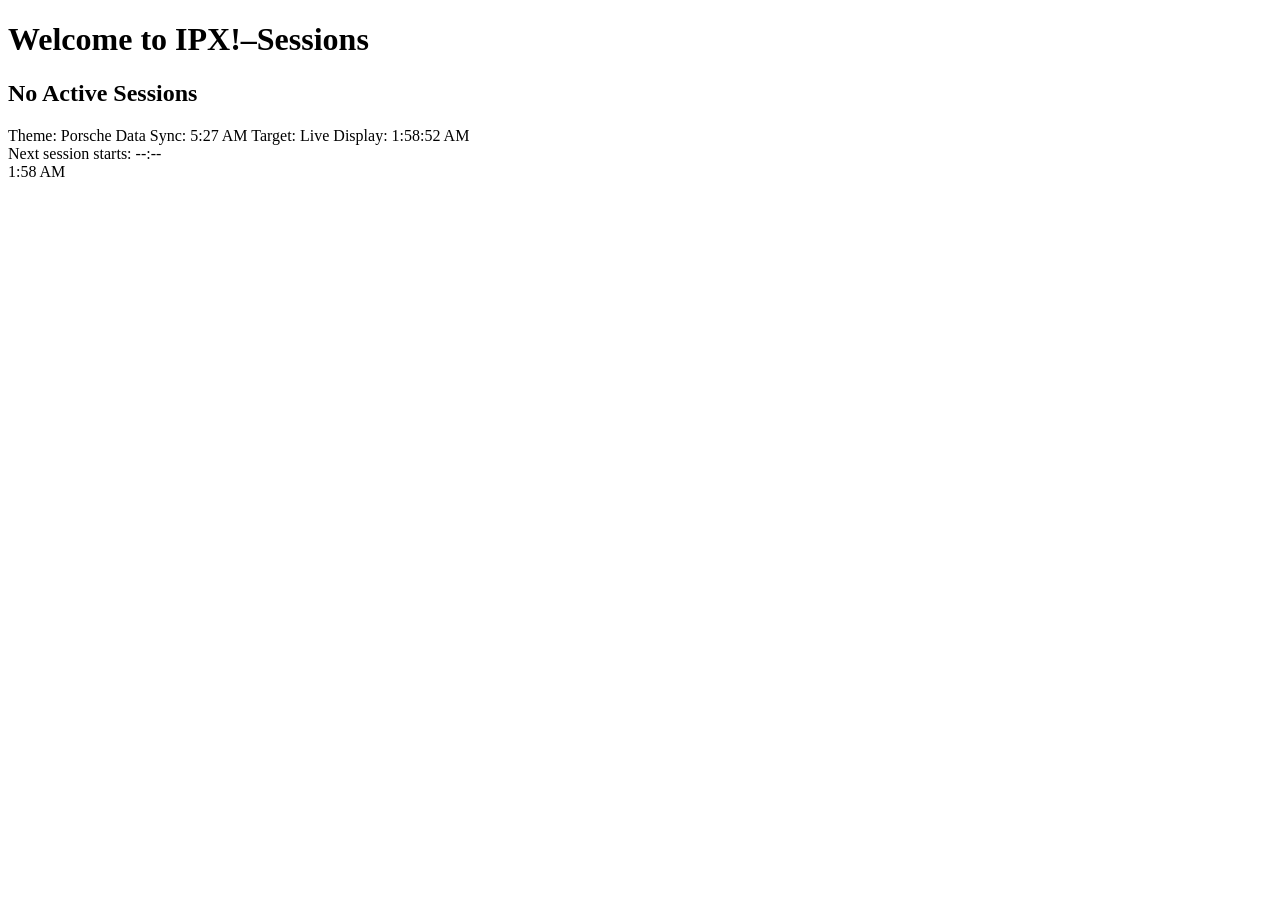
<file: index.html>
<!DOCTYPE html>
<html lang="en">
<head>
  <meta charset="UTF-8" />
  <meta name="viewport" content="width=device-width, initial-scale=1.0" />
  <meta name="robots" content="noindex, nofollow" />
  <title>Sessions</title>
  <link rel="stylesheet" href="css/common.css?v=2.2.0" />
</head>
<body class="page-index">
  <header>
    <div class="header-left">
      <h1 id="header-title">
        <span>Welcome to IPX!</span><span class="header-separator">&ndash;</span><span id="board-title-text">Sessions</span>
      </h1>
    </div>
  </header>

  <main id="session-container">
    <div class="no-sessions">
      <h2>Loading Sessions...</h2>
    </div>
  </main>

  <div id="court-host-container" style="display: none;"></div>

  <footer>
    <div class="footer-meta-grid">
      <span id="theme-pill">Theme: --</span>
      <span id="data-refresh-time">Data Sync: --</span>
      <span id="target-mode-pill">Target: --</span>
      <span id="page-refresh-time">Display: --</span>
    </div>
    
    <div class="footer-right">
      <div class="footer-countdown-container" id="countdown-box">
        <span class="countdown-label">Next session starts:</span>
        <span class="countdown-clock" id="transition-countdown">--:--</span>
      </div>
      <div class="footer-clock" id="live-clock">--:-- --</div>
    </div>
  </footer>

  <script src="js/common.js?v=2.2.0"></script>
  <script>
    async function refreshDisplay() {
      let data = {};
      const now = new Date();

      try {
        const res = await fetch(`data/schedule.json?_t=${Date.now()}`);
        if (!res.ok) throw new Error("Schedule file not found");
        data = await res.json();
      } catch (err) {
        console.error("Error loading schedule data:", err);
        return;
      }

      document.getElementById('page-refresh-time').textContent = `Display: ${now.toLocaleTimeString([], { hour: 'numeric', minute: '2-digit', second: '2-digit', hour12: true })}`;
      
      if (data.lastUpdated) {
        const syncDate = new Date(data.lastUpdated);
        document.getElementById('data-refresh-time').textContent = `Data Sync: ${syncDate.toLocaleTimeString([], { hour: 'numeric', minute: '2-digit', hour12: true })}`;
      }

      const targetTime = new Date(now.getTime() + lookaheadMinutes * 60 * 1000);
      const targetTimeString = targetTime.toLocaleTimeString([], { hour: 'numeric', minute: '2-digit', hour12: true });

      applyDynamicTheme(targetTime);

      document.getElementById('target-mode-pill').textContent = isPreview 
        ? `Target: ${targetTimeString}` 
        : 'Target: Live';

      // 1. Court Host Processing
      try {
        const hostContainer = document.getElementById('court-host-container');
        const hostsList = Array.isArray(data.courtHosts) ? data.courtHosts : [];
        const activeHostSet = new Set();

        const nyTimeStr = targetTime.toLocaleTimeString('en-US', { timeZone: 'America/New_York', hour12: false });
        const [nyH, nyM] = nyTimeStr.split(':').map(Number);
        const currentMinutes = (nyH || 0) * 60 + (nyM || 0);

        const parseMinutes = (val) => {
          if (!val) return 0;
          const parts = String(val).trim().split(':').map(Number);
          return (parts[0] || 0) * 60 + (parts[1] || 0);
        };

        hostsList.forEach(h => {
          if (!h || !h.host) return;

          if (!h.start || !h.end) {
            activeHostSet.add(h.host.trim());
            return;
          }

          const sMin = parseMinutes(h.start);
          let eMin = parseMinutes(h.end);
          if (eMin === 0) eMin = 24 * 60;

          if (currentMinutes >= sMin && currentMinutes < eMin) {
            activeHostSet.add(h.host.trim());
          }
        });

        const activeHosts = Array.from(activeHostSet);

        if (activeHosts.length > 0 && hostContainer) {
          let formattedNames = '';
          if (activeHosts.length === 1) {
            formattedNames = activeHosts[0];
          } else if (activeHosts.length === 2) {
            formattedNames = activeHosts.join(' & ');
          } else {
            formattedNames = `${activeHosts.slice(0, -1).join(', ')} & ${activeHosts[activeHosts.length - 1]}`;
          }

          hostContainer.className = 'court-host-bar';
          hostContainer.style.cssText = 'display: flex !important; visibility: visible !important; opacity: 1 !important;';
          hostContainer.innerHTML = `
            <span class="host-badge-label">Court Host${activeHosts.length > 1 ? 's' : ''}:</span>
            <span class="host-names">${formattedNames}</span>
          `;
        } else if (hostContainer) {
          hostContainer.className = '';
          hostContainer.style.display = 'none';
          hostContainer.innerHTML = '';
        }
      } catch (err) {
        console.error("Error displaying hosts:", err);
      }

      // 2. Sessions Processing
      try {
        const isRunningAtTarget = (startIso, endIso) => {
          if (!startIso || !endIso) return false;
          const s = new Date(startIso);
          let e = new Date(endIso);
          if (e.getHours() === 23 && e.getMinutes() === 59) {
            e = new Date(e.getTime() + 61 * 60 * 1000);
          }
          return s <= targetTime && e > targetTime;
        };

        const events = Array.isArray(data) ? data : (data.events || []);

        let closestFutureEpoch = null;
        events.forEach(e => {
          const rawName = (e.title || e.DivisionName || e.EventName || e.category || '');
          if (/\bRoad\b/i.test(rawName)) return;

          const s = new Date(e.startTime || e.StartTime).getTime();
          let endDt = new Date(e.endTime || e.EndTime);
          if (endDt.getHours() === 23 && endDt.getMinutes() === 59) {
            endDt = new Date(endDt.getTime() + 61 * 60 * 1000);
          }
          const endEpoch = endDt.getTime();

          [s, endEpoch].forEach(epoch => {
            if (epoch > now.getTime()) {
              if (closestFutureEpoch === null || epoch < closestFutureEpoch) {
                closestFutureEpoch = epoch;
              }
            }
          });
        });
        nextTransitionTargetEpoch = closestFutureEpoch;
        updateCountdown();

        const eventMap = {};
        events.forEach(e => {
          if (!isRunningAtTarget(e.startTime, e.endTime)) return;

          const rawName = (e.title || e.DivisionName || e.EventName || e.category || '');
          if (/\bRoad\b/i.test(rawName)) return;

          const key = `${e.eventId || e.EventId}_${e.startTime || e.StartTime}`;
          const courtNumbers = extractSortedCourts(e.courts || e.Courts);
          const queueInfo = e.paddleQueue || e.PaddleQueue || e.queueText || '';

          if (!eventMap[key]) {
            eventMap[key] = {
              title: cleanTitle(e.title || e.DivisionName || e.EventName || 'Event'),
              startTime: e.startTime || e.StartTime,
              endTime: e.endTime || e.EndTime,
              courts: new Set(courtNumbers),
              queueText: queueInfo
            };
          } else {
            courtNumbers.forEach(c => eventMap[key].courts.add(c));
            if (queueInfo && !eventMap[key].queueText) {
              eventMap[key].queueText = queueInfo;
            }
          }
        });

        const sessions = [];
        Object.values(eventMap).forEach(ev => {
          const resolvedQueue = resolveQueueLocation(ev.courts, ev.queueText);
          sessions.push({
            title: ev.title,
            courtsLabel: formatCourtsLabel(ev.courts, 'index'),
            startTime: ev.startTime,
            endTime: ev.endTime,
            queueText: resolvedQueue
          });
        });

        let bestWindowTag = '';
        if (sessions.length > 0) {
          const windowCounts = {};
          sessions.forEach(item => {
            const w = formatTimeWindow(item.startTime, item.endTime);
            windowCounts[w] = (windowCounts[w] || 0) + 1;
          });
          const bestWindow = Object.keys(windowCounts).reduce((a, b) => windowCounts[a] >= windowCounts[b] ? a : b);
          bestWindowTag = `<span class="header-window">(${bestWindow})</span>`;
        }

        const subtitleText = isPreview 
          ? `Sessions (${targetTimeString} Preview)` 
          : 'Sessions';

        const titleEl = document.getElementById('header-title');
        titleEl.innerHTML = `<span>Welcome to IPX!</span><span class="header-separator">&ndash;</span><span>${subtitleText}</span>${bestWindowTag}`;

        const container = document.getElementById('session-container');
        container.innerHTML = '';

        if (sessions.length === 0) {
          container.className = '';
          container.innerHTML = `
            <div class="no-sessions">
              <h2>No Active Sessions</h2>
            </div>
          `;
          return;
        }

        sessions.sort((a, b) => {
          const keyA = (a.title || '').trim().substring(0, 3);
          const keyB = (b.title || '').trim().substring(0, 3);
          const numA = parseFloat(keyA);
          const numB = parseFloat(keyB);

          if (!isNaN(numA) && !isNaN(numB)) {
            if (numA !== numB) return numA - numB;
          } else {
            const strComp = keyA.localeCompare(keyB, undefined, { numeric: true, sensitivity: 'base' });
            if (strComp !== 0) return strComp;
          }

          return new Date(a.startTime) - new Date(b.startTime);
        });

        const totalSessions = Math.min(sessions.length, 6);
        container.className = `count-${totalSessions}`;

        sessions.forEach(item => {
          let s = new Date(item.startTime);
          let e = new Date(item.endTime);
          if (e.getHours() === 23 && e.getMinutes() === 59) {
            e = new Date(e.getTime() + 61 * 60 * 1000);
          }

          const isNow = now >= s && now <= e;
          const card = document.createElement('div');
          card.className = `session-card ${isNow ? 'is-now' : ''}`;

          card.innerHTML = `
            <div class="session-title">${item.title}</div>
            <div class="session-courts">${item.courtsLabel}</div>
            ${item.queueText ? `<div class="paddle-queue">${item.queueText}</div>` : ''}
          `;

          container.appendChild(card);
        });
      } catch (err) {
        console.error("Error updating sessions:", err);
      }
    }

    refreshDisplay();
    setInterval(refreshDisplay, 30000);
  </script>
</body>
</html>
</file>
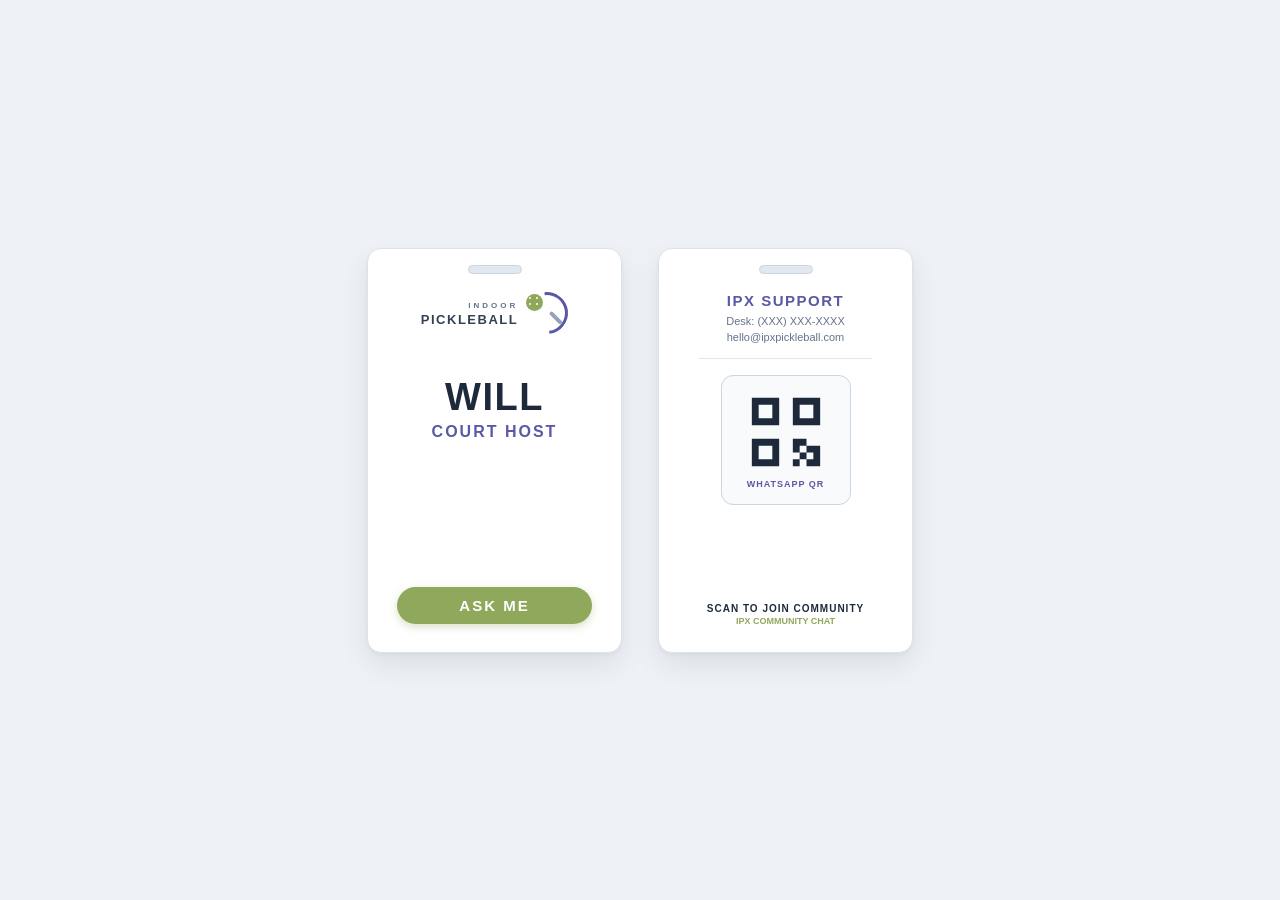
<file: Id.html>
<!DOCTYPE html>
<html lang="en">
<head>
  <meta charset="UTF-8">
  <title>IPX Court Host ID Badge</title>
  <style>
    * {
      box-sizing: border-box;
      margin: 0;
      padding: 0;
      font-family: -apple-system, BlinkMacSystemFont, "Segoe UI", Roboto, Helvetica, Arial, sans-serif;
    }

    body {
      background: #eef2f6;
      display: flex;
      flex-direction: column;
      align-items: center;
      justify-content: center;
      min-height: 100vh;
      padding: 30px 10px;
    }

    .badge-container {
      display: flex;
      gap: 36px;
      flex-wrap: wrap;
      justify-content: center;
    }

    /* Standard CR80 Credit Card Proportions (approx 1:1.58) */
    .badge {
      width: 255px;
      height: 405px;
      background: #ffffff;
      border-radius: 14px;
      box-shadow: 0 12px 28px rgba(0, 0, 0, 0.08), 0 2px 4px rgba(0, 0, 0, 0.04);
      border: 1px solid #dbe2ea;
      display: flex;
      flex-direction: column;
      align-items: center;
      padding: 16px 18px;
      position: relative;
    }

    /* Horizontal slot punch centered at top edge */
    .slot-punch {
      width: 54px;
      height: 9px;
      background: #e2e8f0;
      border: 1px solid #cbd5e1;
      border-radius: 5px;
      margin-bottom: 14px;
    }

    /* Logo Recreation */
    .logo-wrap {
      display: flex;
      align-items: center;
      justify-content: center;
      gap: 6px;
      margin-bottom: 22px;
      height: 52px;
    }

    .logo-text {
      text-align: right;
    }

    .logo-text .sub {
      font-size: 8px;
      font-weight: 700;
      letter-spacing: 3px;
      color: #64748b;
      line-height: 1;
      margin-bottom: 3px;
    }

    .logo-text .main {
      font-size: 13px;
      font-weight: 800;
      letter-spacing: 1.5px;
      color: #334155;
      line-height: 1;
    }

    .logo-mark {
      position: relative;
      width: 44px;
      height: 44px;
    }

    .pickleball {
      width: 17px;
      height: 17px;
      background: #8fa85b;
      border-radius: 50%;
      position: absolute;
      top: 2px;
      left: 2px;
      display: grid;
      grid-template-columns: repeat(2, 1fr);
      padding: 3px;
      gap: 2px;
    }

    .pickleball-hole {
      width: 2px;
      height: 2px;
      background: #ffffff;
      border-radius: 50%;
    }

    .orbit-x {
      position: absolute;
      width: 42px;
      height: 42px;
      border-radius: 50%;
      border: 3.5px solid transparent;
      border-top-color: #5b58a6;
      border-right-color: #5b58a6;
      transform: rotate(38deg);
      top: 0;
      left: 2px;
    }

    .x-arm {
      position: absolute;
      width: 16px;
      height: 3.5px;
      background: #94a3b8;
      border-radius: 2px;
      top: 24px;
      right: 4px;
      transform: rotate(45deg);
    }

    /* Front Typography */
    .host-name {
      font-size: 38px;
      font-weight: 900;
      color: #1e293b;
      letter-spacing: 1.5px;
      margin-top: 14px;
      text-transform: uppercase;
    }

    .host-title {
      font-size: 16px;
      font-weight: 800;
      color: #5b58a6;
      letter-spacing: 2px;
      margin-top: 4px;
      text-transform: uppercase;
    }

    .ask-btn {
      margin-top: auto;
      margin-bottom: 12px;
      background: #8fa85b;
      color: #ffffff;
      font-size: 15px;
      font-weight: 800;
      letter-spacing: 2px;
      padding: 10px 0;
      width: 90%;
      text-align: center;
      border-radius: 24px;
      box-shadow: 0 3px 8px rgba(143, 168, 91, 0.35);
    }

    /* Back Card Styles */
    .back-header {
      font-size: 15px;
      font-weight: 800;
      color: #5b58a6;
      letter-spacing: 1.5px;
      margin-top: 4px;
      text-transform: uppercase;
    }

    .back-contact {
      font-size: 11px;
      color: #64748b;
      text-align: center;
      line-height: 1.5;
      margin-top: 4px;
    }

    .divider {
      width: 80%;
      height: 1px;
      background: #e2e8f0;
      margin: 12px 0;
    }

    .qr-box {
      width: 130px;
      height: 130px;
      border: 1.5px solid #cbd5e1;
      border-radius: 12px;
      background: #f8fafc;
      display: flex;
      flex-direction: column;
      align-items: center;
      justify-content: center;
      gap: 6px;
      margin: 4px 0 12px 0;
      padding: 10px;
    }

    .qr-box svg {
      width: 82px;
      height: 82px;
      fill: #1e293b;
    }

    .qr-label {
      font-size: 9px;
      font-weight: 700;
      letter-spacing: 1px;
      color: #5b58a6;
      text-transform: uppercase;
    }

    .back-footer-main {
      font-size: 10px;
      font-weight: 800;
      letter-spacing: 1px;
      color: #1e293b;
      text-transform: uppercase;
      margin-top: auto;
    }

    .back-footer-sub {
      font-size: 9px;
      font-weight: 600;
      color: #8fa85b;
      margin-top: 2px;
      margin-bottom: 10px;
      text-transform: uppercase;
    }
  </style>
</head>
<body>

  <div class="badge-container">
    <!-- FRONT -->
    <div class="badge">
      <div class="slot-punch"></div>
      
      <div class="logo-wrap">
        <div class="logo-text">
          <div class="sub">INDOOR</div>
          <div class="main">PICKLEBALL</div>
        </div>
        <div class="logo-mark">
          <div class="pickleball">
            <div class="pickleball-hole"></div>
            <div class="pickleball-hole"></div>
            <div class="pickleball-hole"></div>
            <div class="pickleball-hole"></div>
          </div>
          <div class="orbit-x"></div>
          <div class="x-arm"></div>
        </div>
      </div>

      <div class="host-name">WILL</div>
      <div class="host-title">COURT HOST</div>
      <div class="ask-btn">ASK ME</div>
    </div>

    <!-- BACK -->
    <div class="badge">
      <div class="slot-punch"></div>

      <div class="back-header">IPX SUPPORT</div>
      <div class="back-contact">
        Desk: (XXX) XXX-XXXX<br>
        hello@ipxpickleball.com
      </div>

      <div class="divider"></div>

      <div class="qr-box">
        <!-- Generic QR Mockup Icon -->
        <svg viewBox="0 0 24 24">
          <path d="M2 2h8v8H2V2zm2 2v4h4V4H4zm10-2h8v8h-8V2zm2 2v4h4V4h-4zM2 14h8v8H2v-8zm2 2v4h4v-4H4zm14 0h2v2h-2v-2zm-4 0h2v2h-2v-2zm2 2h2v2h-2v-2zm2 2h2v2h-2v-2zm-4 0h2v2h-2v-2zm6-4h2v6h-2v-6zm-6-2h4v2h-4v-2z"/>
        </svg>
        <span class="qr-label">WHATSAPP QR</span>
      </div>

      <div class="back-footer-main">SCAN TO JOIN COMMUNITY</div>
      <div class="back-footer-sub">IPX COMMUNITY CHAT</div>
    </div>
  </div>

</body>
</html>
</file>
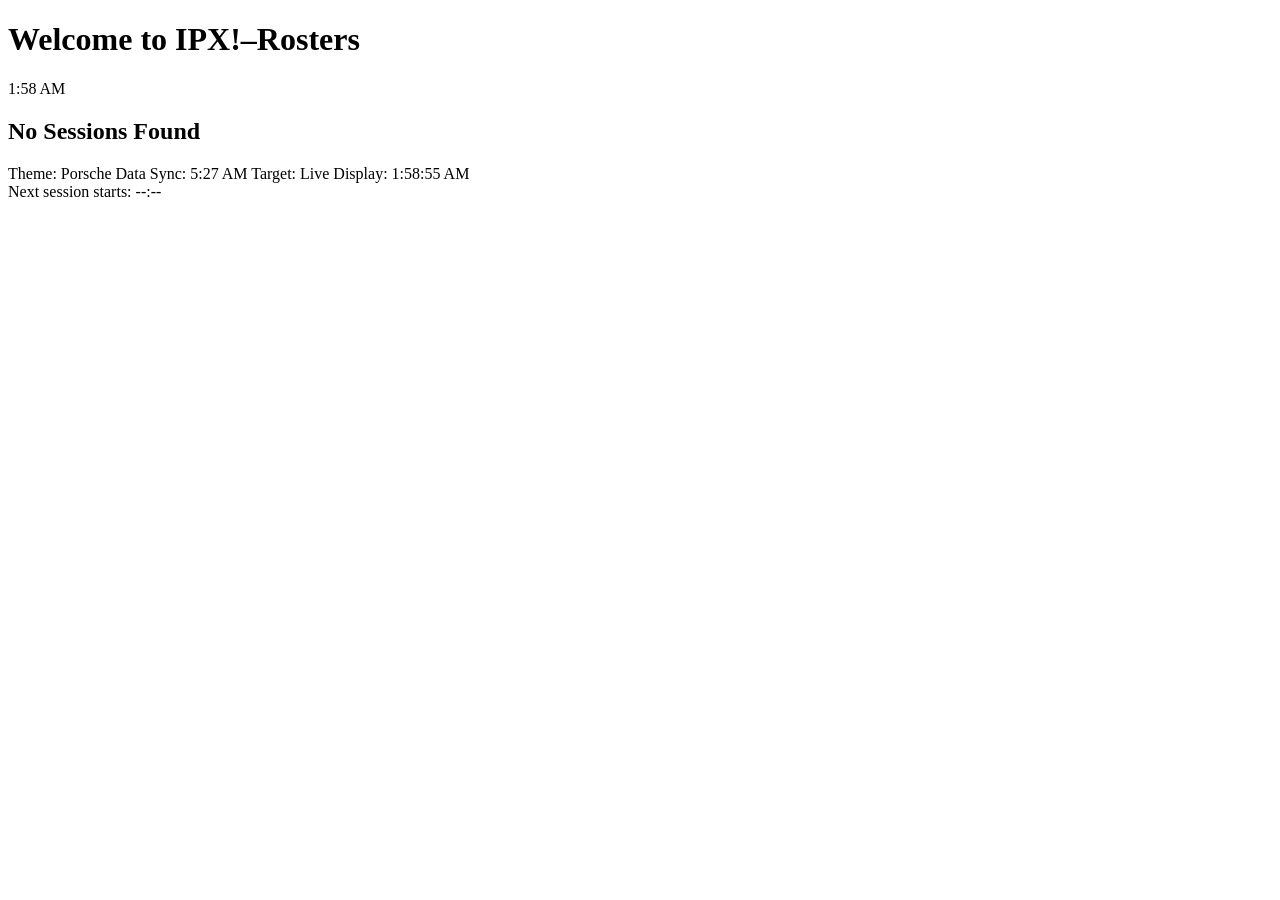
<file: rosters.html>
<!DOCTYPE html>
<html lang="en">
<head>
  <meta charset="UTF-8" />
  <meta name="viewport" content="width=device-width, initial-scale=1.0" />
  <meta name="robots" content="noindex, nofollow" />
  <title>Rosters</title>
  <link rel="stylesheet" href="css/common.css?v=2.2.0" />
</head>
<body class="page-rosters">
  <header>
    <div class="header-left">
      <h1 id="header-title">
        <span>Welcome to IPX!</span><span class="header-separator">&ndash;</span><span id="board-title-text">Rosters</span>
      </h1>
    </div>
    <div class="header-right">
      <div class="clock" id="live-clock">--:-- --</div>
    </div>
  </header>

  <main id="roster-container">
    <div class="no-sessions">
      <h2>Loading Rosters...</h2>
    </div>
  </main>

  <footer class="rosters-footer">
    <div class="footer-meta-grid">
      <span id="theme-pill">Theme: --</span>
      <span id="data-refresh-time">Data Sync: --</span>
      <span id="target-mode-pill">Target: --</span>
      <span id="page-refresh-time">Display: --</span>
    </div>
    <div class="footer-countdown-container" id="countdown-box">
      <span class="countdown-label">Next session starts:</span>
      <span class="countdown-clock" id="transition-countdown">--:--</span>
    </div>
  </footer>

  <script src="js/common.js?v=2.2.0"></script>
  <script>
    async function refreshDisplay() {
      try {
        const res = await fetch(`data/schedule.json?_t=${Date.now()}`);
        if (!res.ok) throw new Error("Schedule file not found");
        const data = await res.json();

        const now = new Date();
        document.getElementById('page-refresh-time').textContent = `Display: ${now.toLocaleTimeString([], { hour: 'numeric', minute: '2-digit', second: '2-digit', hour12: true })}`;
        
        if (data.lastUpdated) {
          const syncDate = new Date(data.lastUpdated);
          document.getElementById('data-refresh-time').textContent = `Data Sync: ${syncDate.toLocaleTimeString([], { hour: 'numeric', minute: '2-digit', hour12: true })}`;
        }

        const targetTime = new Date(now.getTime() + lookaheadMinutes * 60 * 1000);
        const targetTimeString = targetTime.toLocaleTimeString([], { hour: 'numeric', minute: '2-digit', hour12: true });

        applyDynamicTheme(targetTime);

        document.getElementById('target-mode-pill').textContent = isPreview 
          ? `Target: ${targetTimeString}` 
          : 'Target: Live';

        const isRunningAtTarget = (startIso, endIso) => {
          if (!startIso || !endIso) return false;
          const s = new Date(startIso);
          let e = new Date(endIso);
          if (e.getHours() === 23 && e.getMinutes() === 59) {
            e = new Date(e.getTime() + 61 * 60 * 1000);
          }
          return s <= targetTime && e > targetTime;
        };

        const events = Array.isArray(data) ? data : (data.events || []);

        let closestFutureEpoch = null;
        events.forEach(e => {
          const rawName = (e.title || e.DivisionName || e.EventName || e.category || '');
          if (/\bRoad\b/i.test(rawName)) return;

          const s = new Date(e.startTime || e.StartTime).getTime();
          let endDt = new Date(e.endTime || e.EndTime);
          if (endDt.getHours() === 23 && endDt.getMinutes() === 59) {
            endDt = new Date(endDt.getTime() + 61 * 60 * 1000);
          }
          const endEpoch = endDt.getTime();

          [s, endEpoch].forEach(epoch => {
            if (epoch > now.getTime()) {
              if (closestFutureEpoch === null || epoch < closestFutureEpoch) {
                closestFutureEpoch = epoch;
              }
            }
          });
        });
        nextTransitionTargetEpoch = closestFutureEpoch;
        updateCountdown();

        const sessions = [];
        const eventMap = {};

        events.forEach(e => {
          if (!isRunningAtTarget(e.startTime, e.endTime)) return;

          const rawName = (e.title || e.DivisionName || e.EventName || e.category || '');
          if (/\bRoad\b/i.test(rawName)) return;

          const key = `${e.eventId || e.EventId}_${e.startTime || e.StartTime}`;
          const courtNumbers = extractSortedCourts(e.courts || e.Courts);
          const queueInfo = e.paddleQueue || e.PaddleQueue || e.queueText || '';

          if (!eventMap[key]) {
            eventMap[key] = {
              title: cleanTitle(e.title || e.DivisionName || e.EventName || 'Event'),
              startTime: e.startTime || e.StartTime,
              endTime: e.endTime || e.EndTime,
              courts: new Set(courtNumbers),
              queueText: queueInfo,
              players: new Map()
            };
          } else {
            courtNumbers.forEach(c => eventMap[key].courts.add(c));
            if (queueInfo && !eventMap[key].queueText) {
              eventMap[key].queueText = queueInfo;
            }
          }

          let pName = e.playerName;
          if (!pName) {
            const f = e.FirstName || e.MemberFirstName || e.UserFirstName || '';
            const l = e.LastName || e.MemberLastName || e.UserLastName || '';
            if (f) {
              pName = `${f} ${l ? l.charAt(0) : ''}`.trim();
            } else if (e.MemberName) {
              pName = e.MemberName;
            }
          }

          if (pName) {
            const formattedName = toSentenceCase(pName);
            const isChecked = e.checkedIn === true || e.IsCheckedIn === true;
            const currentStatus = eventMap[key].players.get(formattedName);
            eventMap[key].players.set(formattedName, currentStatus || isChecked);
          }
        });

        Object.values(eventMap).forEach(ev => {
          const courtsLabel = formatCourtsLabel(ev.courts, 'rosters');
          const sortedPlayers = Array.from(ev.players.entries())
            .map(([name, checkedIn]) => ({ name, checkedIn }))
            .sort((a, b) => a.name.localeCompare(b.name));

          sessions.push({
            title: ev.title,
            courtsLabel: courtsLabel,
            startTime: ev.startTime,
            endTime: ev.endTime,
            players: sortedPlayers
          });
        });

        let bestWindowTag = '';
        if (sessions.length > 0) {
          const windowCounts = {};
          sessions.forEach(item => {
            const w = formatTimeWindow(item.startTime, item.endTime);
            windowCounts[w] = (windowCounts[w] || 0) + 1;
          });
          const bestWindow = Object.keys(windowCounts).reduce((a, b) => windowCounts[a] >= windowCounts[b] ? a : b);
          bestWindowTag = `<span class="header-window">(${bestWindow})</span>`;
        }

        const subtitleText = isPreview 
          ? `Rosters (${targetTimeString} Preview)` 
          : 'Rosters';

        const titleEl = document.getElementById('header-title');
        titleEl.innerHTML = `<span>Welcome to IPX!</span><span class="header-separator">&ndash;</span><span>${subtitleText}</span>${bestWindowTag}`;

        const container = document.getElementById('roster-container');
        container.innerHTML = '';

        if (sessions.length === 0) {
          container.className = '';
          container.innerHTML = `
            <div class="no-sessions">
              <h2>No Sessions Found</h2>
            </div>
          `;
          return;
        }

        sessions.sort((a, b) => {
          const keyA = (a.title || '').trim().substring(0, 3);
          const keyB = (b.title || '').trim().substring(0, 3);
          const numA = parseFloat(keyA);
          const numB = parseFloat(keyB);

          if (!isNaN(numA) && !isNaN(numB)) {
            if (numA !== numB) return numA - numB;
          } else {
            const strComp = keyA.localeCompare(keyB, undefined, { numeric: true, sensitivity: 'base' });
            if (strComp !== 0) return strComp;
          }

          return new Date(a.startTime) - new Date(b.startTime);
        });

        const totalSessions = Math.min(sessions.length, 6);
        const isSingle = sessions.length === 1;
        container.className = `count-${totalSessions}`;

        const totalReportPlayers = sessions.reduce((sum, s) => sum + s.players.length, 0);

        let uniformCols = 2;
        let uniformFontSize = 'clamp(1rem, 1.25vw, 1.45rem)';
        let uniformRowGap = '0.7vh';
        let uniformColGap = '1.8vw';
        let uniformTitleSize = 'clamp(1.5rem, 1.9vw, 2.3rem)';
        let uniformCourtsSize = 'clamp(1.15rem, 1.45vw, 1.7rem)';

        if (isSingle) {
          if (totalReportPlayers > 44) {
            uniformCols = 3;
            uniformFontSize = 'clamp(0.95rem, 1.05vw, 1.2rem)';
            uniformRowGap = '0.5vh';
            uniformColGap = '1.4vw';
          } else if (totalReportPlayers > 22) {
            uniformCols = 2;
            uniformFontSize = 'clamp(1.05rem, 1.15vw, 1.3rem)';
            uniformRowGap = '0.65vh';
          } else {
            uniformCols = 2;
            uniformFontSize = 'clamp(1.2rem, 1.4vw, 1.6rem)';
            uniformRowGap = '0.9vh';
          }
        } else if (totalSessions === 2) {
          if (totalReportPlayers > 60) {
            uniformCols = 3;
            uniformFontSize = 'clamp(0.9rem, 1.0vw, 1.15rem)';
            uniformRowGap = '0.45vh';
            uniformColGap = '1.2vw';
          } else if (totalReportPlayers > 30) {
            uniformCols = 2;
            uniformFontSize = 'clamp(1.0rem, 1.1vw, 1.25rem)';
            uniformRowGap = '0.6vh';
          } else {
            uniformCols = 2;
            uniformFontSize = 'clamp(1.15rem, 1.3vw, 1.5rem)';
            uniformRowGap = '0.8vh';
          }
        } else if (totalSessions === 3) {
          uniformTitleSize = 'clamp(1.3rem, 1.5vw, 1.8rem)';
          uniformCourtsSize = 'clamp(1.0rem, 1.25vw, 1.45rem)';
          if (totalReportPlayers > 65) {
            uniformCols = 2;
            uniformFontSize = 'clamp(0.85rem, 0.95vw, 1.15rem)';
            uniformRowGap = '0.4vh';
            uniformColGap = '1.0vw';
          } else if (totalReportPlayers > 30) {
            uniformCols = 2;
            uniformFontSize = 'clamp(0.95rem, 1.08vw, 1.25rem)';
            uniformRowGap = '0.55vh';
            uniformColGap = '1.2vw';
          } else {
            uniformCols = 2;
            uniformFontSize = 'clamp(1.08rem, 1.22vw, 1.4rem)';
            uniformRowGap = '0.7vh';
            uniformColGap = '1.4vw';
          }
        } else {
          uniformTitleSize = 'clamp(1.15rem, 1.35vw, 1.6rem)';
          uniformCourtsSize = 'clamp(0.95rem, 1.1vw, 1.35rem)';
          if (totalReportPlayers > 70) {
            uniformCols = 3;
            uniformFontSize = 'clamp(0.76rem, 0.85vw, 1.0rem)';
            uniformRowGap = '0.3vh';
            uniformColGap = '0.7vw';
          } else if (totalReportPlayers > 40) {
            uniformCols = 2;
            uniformFontSize = 'clamp(0.82rem, 0.92vw, 1.1rem)';
            uniformRowGap = '0.4vh';
            uniformColGap = '1.0vw';
          } else {
            uniformCols = 2;
            uniformFontSize = 'clamp(0.95rem, 1.05vw, 1.25rem)';
            uniformRowGap = '0.55vh';
            uniformColGap = '1.2vw';
          }
        }

        sessions.forEach(item => {
          const s = new Date(item.startTime);
          let e = new Date(item.endTime);
          if (e.getHours() === 23 && e.getMinutes() === 59) {
            e = new Date(e.getTime() + 61 * 60 * 1000);
          }

          const isNow = now >= s && now <= e;
          const count = item.players.length;

          const card = document.createElement('div');
          card.className = `roster-card ${isNow ? 'is-now' : ''} ${isSingle ? 'single-session' : ''}`;
          card.style.setProperty('--title-font-size', uniformTitleSize);
          card.style.setProperty('--courts-font-size', uniformCourtsSize);

          const listHtml = count > 0 
            ? item.players.map(p => `
                <div class="player-item ${p.checkedIn ? 'is-checked-in' : 'is-pending'}">
                  <span class="status-dot"></span>
                  <span class="player-name">${p.name}</span>
                </div>
              `).join('')
            : `<div class="player-empty">No registered players</div>`;

          card.innerHTML = `
            <div class="card-header">
              <div class="header-titles">
                <div class="line-title">${item.title}</div>
                <div class="line-courts">${item.courtsLabel}</div>
              </div>
              <div class="card-meta">
                <div class="count-badge">${count} ${count === 1 ? 'Player' : 'Players'}</div>
              </div>
            </div>
            <div class="player-list" style="
              --roster-cols: ${uniformCols};
              --roster-font-size: ${uniformFontSize};
              --roster-row-gap: ${uniformRowGap};
              --roster-col-gap: ${uniformColGap};
            ">
              ${listHtml}
            </div>
          `;
          container.appendChild(card);
        });

      } catch (err) {
        console.error("Error updating rosters display:", err);
      }
    }

    refreshDisplay();
    setInterval(refreshDisplay, 30000);
  </script>
</body>
</html>
</file>
<file: css/common.css>
/* Court Host Bar */
.court-host-bar {
  display: flex !important;
  align-items: center;
  justify-content: center;
  gap: 1.5vw;
  background: rgba(255, 255, 255, 0.08);
  border: 1px solid var(--card-border-active);
  border-radius: 14px;
  padding: 1.1vh 2.2vw;
  margin: 0.8vh 0;
  flex-shrink: 0;
  backdrop-filter: blur(20px);
  -webkit-backdrop-filter: blur(20px);
}

/* 30% larger: clamp(1.35rem, 1.7vw, 2.1rem) */
.host-badge-label {
  font-size: clamp(1.35rem, 1.7vw, 2.1rem);
  font-weight: 800;
  color: var(--theme-accent);
  text-transform: uppercase;
  letter-spacing: 0.06em;
}

/* 30% larger: clamp(1.6rem, 2.1vw, 2.75rem) */
.host-names {
  font-size: clamp(1.6rem, 2.1vw, 2.75rem);
  font-weight: 700;
  color: var(--text-main);
  letter-spacing: -0.01em;
}
</file>
